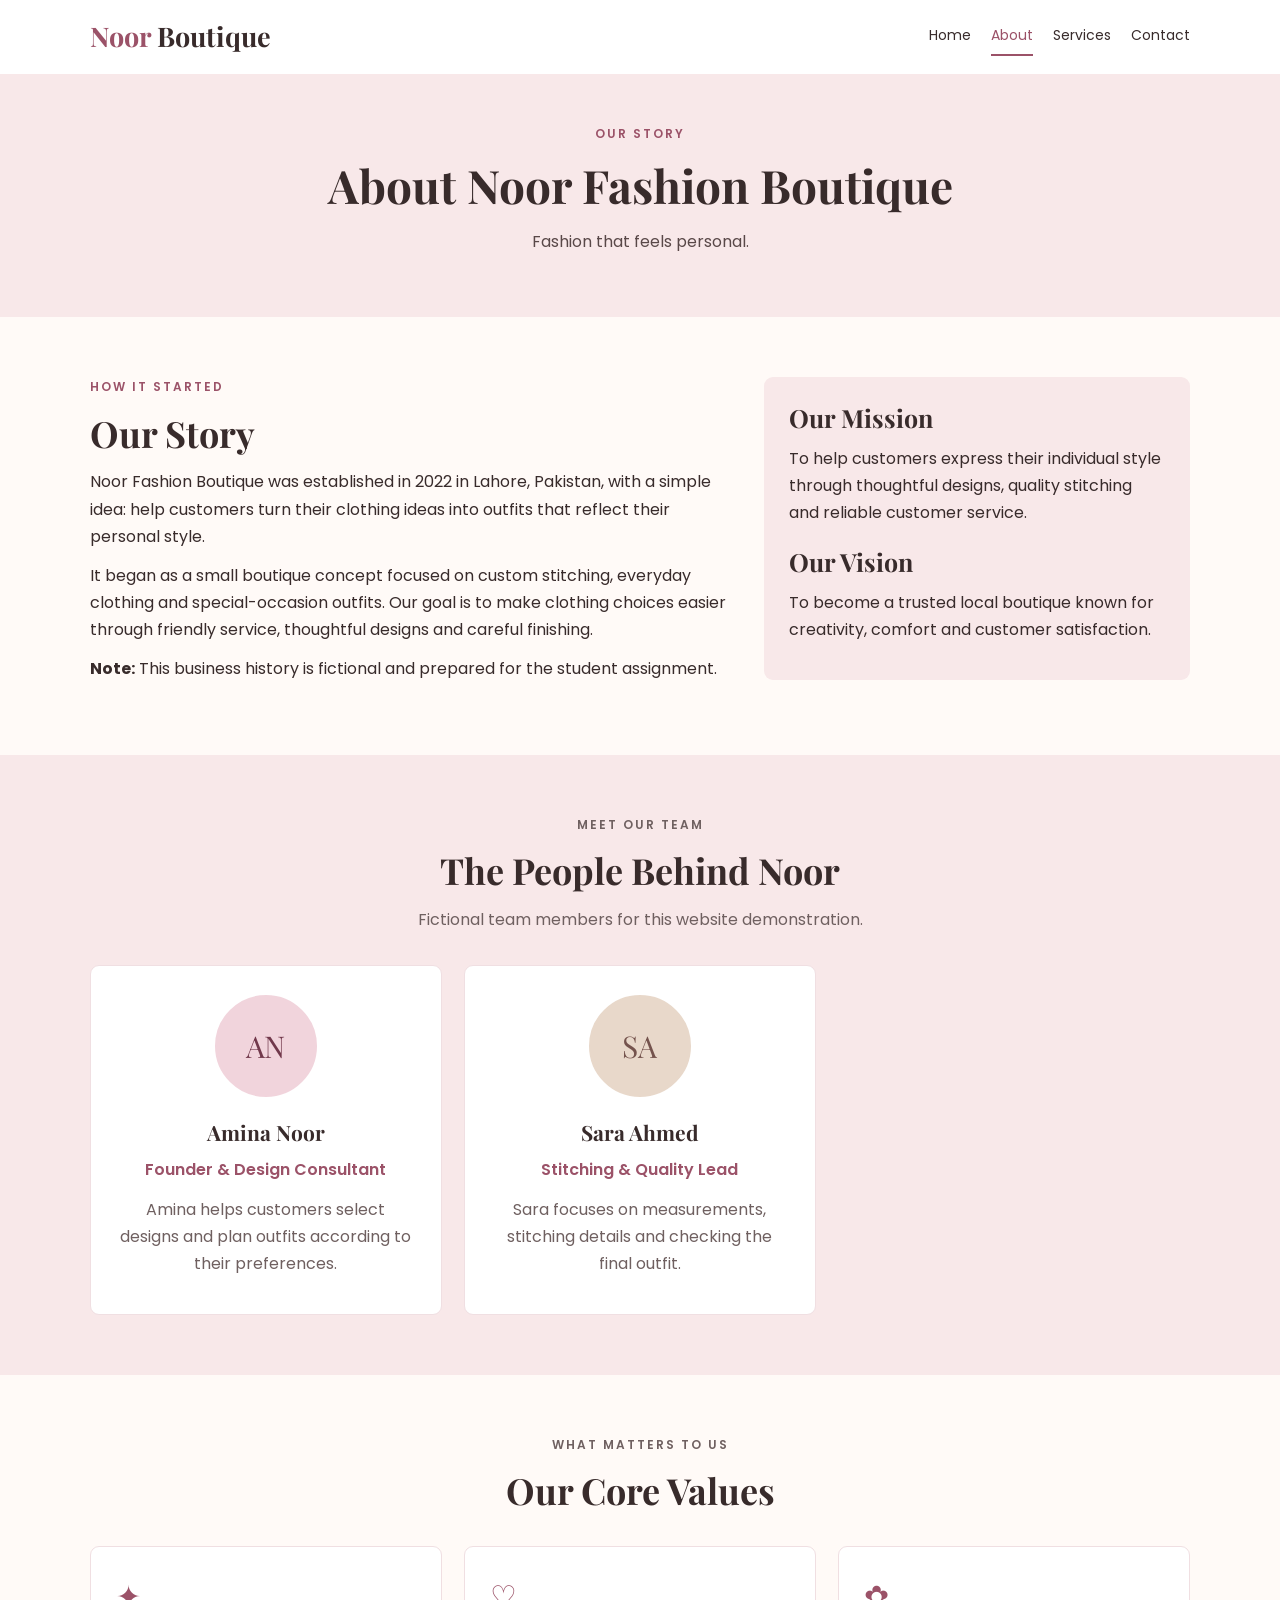
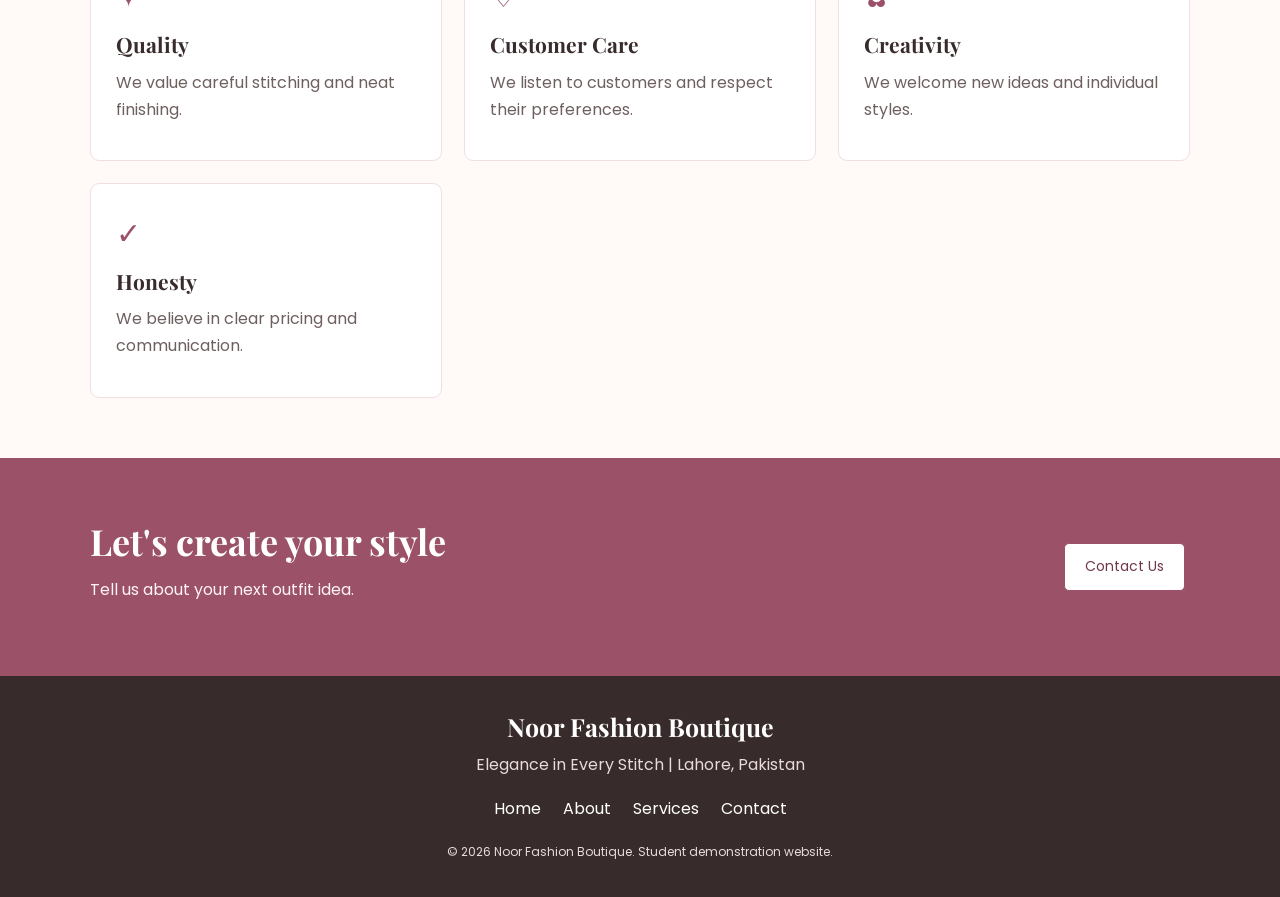
<file: about.html>
<!DOCTYPE html>
<html lang="en">
<head>
  <meta charset="UTF-8">
  <meta name="viewport" content="width=device-width, initial-scale=1.0">
  <title>About Us | Noor Fashion Boutique</title>
  <meta name="description" content="Discover the story, mission and team of Noor Fashion Boutique in Lahore.">
  <link rel="preconnect" href="https://fonts.googleapis.com">
  <link href="https://fonts.googleapis.com/css2?family=Playfair+Display:wght@600;700&family=Poppins:wght@400;500;600&display=swap" rel="stylesheet">
  <link rel="stylesheet" href="style.css">
</head>
<body>

  <header class="navbar">
    <a class="logo" href="index.html">Noor <span>Boutique</span></a>
    <nav>
      <a href="index.html">Home</a>
      <a class="active" href="about.html">About</a>
      <a href="services.html">Services</a>
      <a href="contact.html">Contact</a>
    </nav>
  </header>

  <main>
    <section class="page-banner">
      <p class="tagline">OUR STORY</p>
      <h1>About Noor Fashion Boutique</h1>
      <p>Fashion that feels personal.</p>
    </section>

    <!-- BUSINESS HISTORY -->
    <section class="section two-column">
      <div>
        <p class="tagline">HOW IT STARTED</p>
        <h2>Our Story</h2>
        <p>Noor Fashion Boutique was established in 2022 in Lahore, Pakistan, with a simple idea: help customers turn their clothing ideas into outfits that reflect their personal style.</p>
        <p>It began as a small boutique concept focused on custom stitching, everyday clothing and special-occasion outfits. Our goal is to make clothing choices easier through friendly service, thoughtful designs and careful finishing.</p>
        <p><strong>Note:</strong> This business history is fictional and prepared for the student assignment.</p>
      </div>

      <div class="info-box">
        <h2>Our Mission</h2>
        <p>To help customers express their individual style through thoughtful designs, quality stitching and reliable customer service.</p>

        <h2>Our Vision</h2>
        <p>To become a trusted local boutique known for creativity, comfort and customer satisfaction.</p>
      </div>
    </section>

    <!-- TEAM SECTION -->
    <section class="section soft-bg">
      <div class="section-heading">
        <p class="tagline">MEET OUR TEAM</p>
        <h2>The People Behind Noor</h2>
        <p>Fictional team members for this website demonstration.</p>
      </div>

      <div class="cards">
        <article class="card team-card">
          <div class="photo-placeholder">AN</div>
          <h3>Amina Noor</h3>
          <p class="team-role">Founder &amp; Design Consultant</p>
          <p>Amina helps customers select designs and plan outfits according to their preferences.</p>
        </article>

        <article class="card team-card">
          <div class="photo-placeholder second-photo">SA</div>
          <h3>Sara Ahmed</h3>
          <p class="team-role">Stitching &amp; Quality Lead</p>
          <p>Sara focuses on measurements, stitching details and checking the final outfit.</p>
        </article>
      </div>
    </section>

    <!-- VALUES SECTION -->
    <section class="section">
      <div class="section-heading">
        <p class="tagline">WHAT MATTERS TO US</p>
        <h2>Our Core Values</h2>
      </div>

      <div class="cards">
        <article class="card">
          <div class="value-icon">✦</div>
          <h3>Quality</h3>
          <p>We value careful stitching and neat finishing.</p>
        </article>

        <article class="card">
          <div class="value-icon">♡</div>
          <h3>Customer Care</h3>
          <p>We listen to customers and respect their preferences.</p>
        </article>

        <article class="card">
          <div class="value-icon">✿</div>
          <h3>Creativity</h3>
          <p>We welcome new ideas and individual styles.</p>
        </article>

        <article class="card">
          <div class="value-icon">✓</div>
          <h3>Honesty</h3>
          <p>We believe in clear pricing and communication.</p>
        </article>
      </div>
    </section>

    <section class="cta section">
      <div>
        <h2>Let's create your style</h2>
        <p>Tell us about your next outfit idea.</p>
      </div>
      <a class="btn btn-light" href="contact.html">Contact Us</a>
    </section>
  </main>

  <footer class="footer">
    <h2>Noor Fashion Boutique</h2>
    <p>Elegance in Every Stitch | Lahore, Pakistan</p>
    <div class="footer-links">
      <a href="index.html">Home</a>
      <a href="about.html">About</a>
      <a href="services.html">Services</a>
      <a href="contact.html">Contact</a>
    </div>
    <p class="copyright">© 2026 Noor Fashion Boutique. Student demonstration website.</p>
  </footer>

  <script src="script.js"></script>
</body>
</html>
</file>
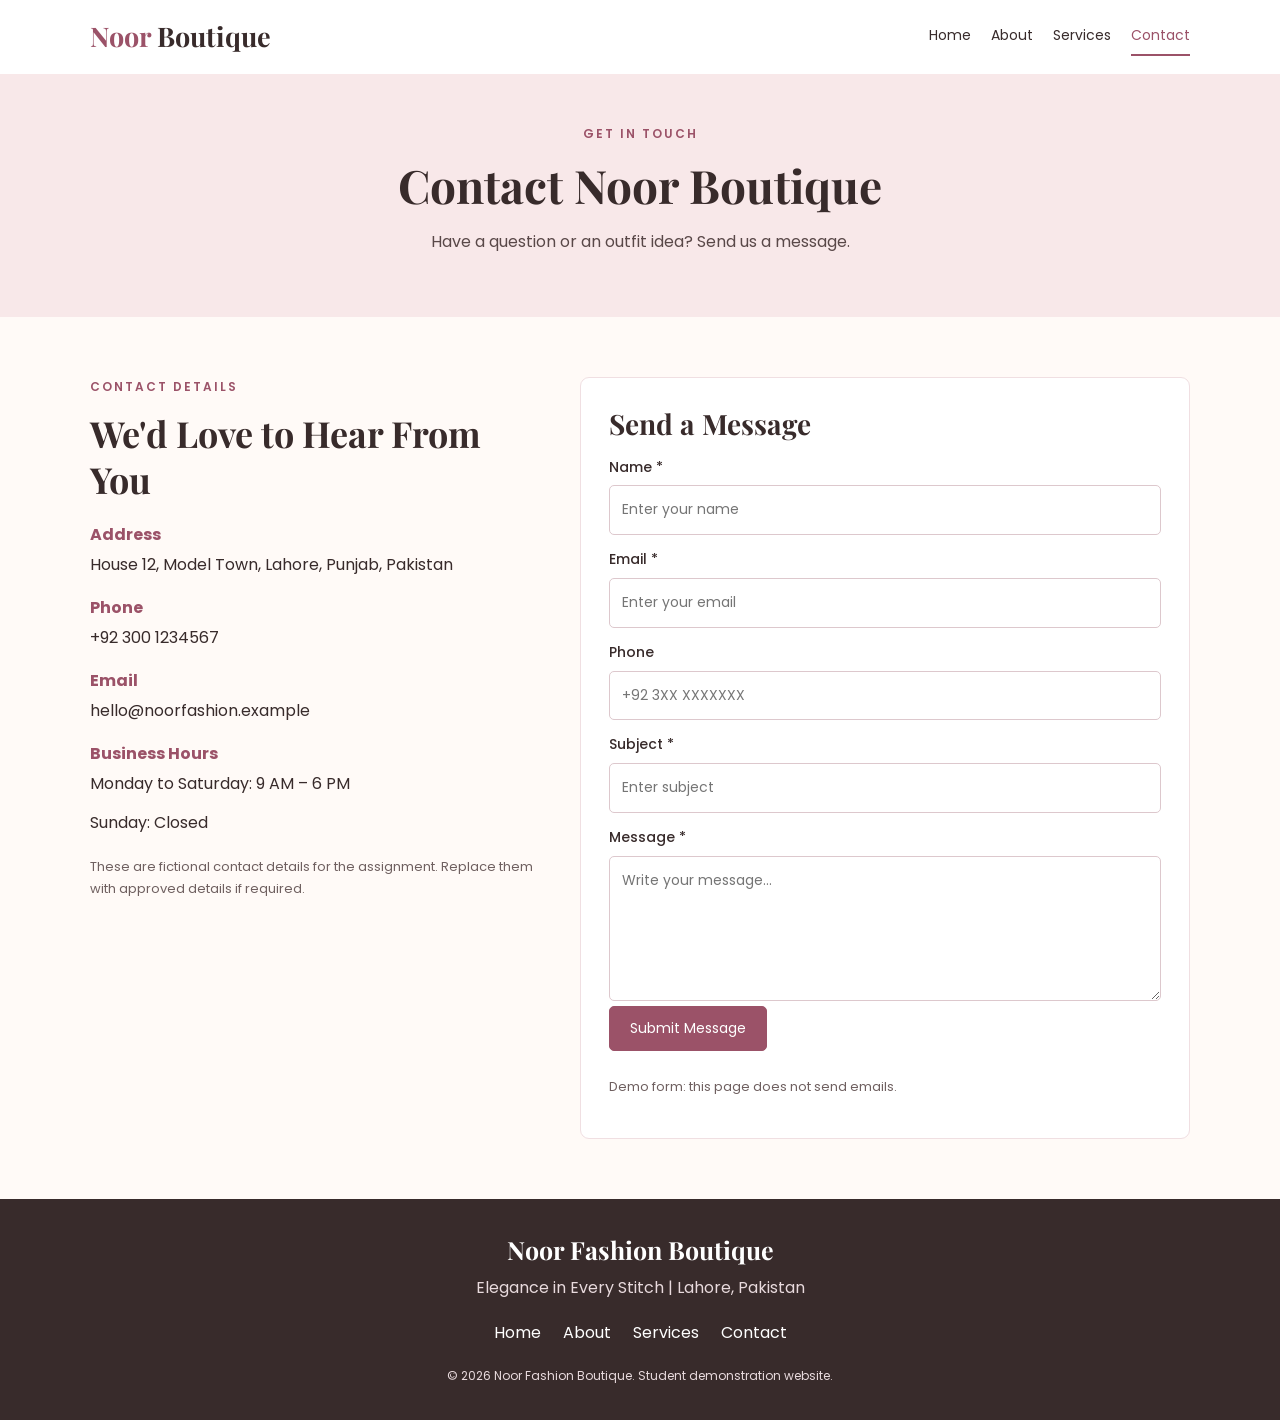
<file: contact.html>
<!DOCTYPE html>
<html lang="en">
<head>
  <meta charset="UTF-8">
  <meta name="viewport" content="width=device-width, initial-scale=1.0">
  <title>Contact Us | Noor Fashion Boutique</title>
  <meta name="description" content="Contact Noor Fashion Boutique in Lahore about custom stitching and fashion services.">
  <link rel="preconnect" href="https://fonts.googleapis.com">
  <link href="https://fonts.googleapis.com/css2?family=Playfair+Display:wght@600;700&family=Poppins:wght@400;500;600&display=swap" rel="stylesheet">
  <link rel="stylesheet" href="style.css">
</head>
<body>

  <header class="navbar">
    <a class="logo" href="index.html">Noor <span>Boutique</span></a>
    <nav>
      <a href="index.html">Home</a>
      <a href="about.html">About</a>
      <a href="services.html">Services</a>
      <a class="active" href="contact.html">Contact</a>
    </nav>
  </header>

  <main>
    <section class="page-banner">
      <p class="tagline">GET IN TOUCH</p>
      <h1>Contact Noor Boutique</h1>
      <p>Have a question or an outfit idea? Send us a message.</p>
    </section>

    <section class="section contact-layout">

      <!-- CONTACT INFORMATION -->
      <div class="contact-info">
        <p class="tagline">CONTACT DETAILS</p>
        <h2>We'd Love to Hear From You</h2>

        <div class="info-item">
          <h3>Address</h3>
          <p>House 12, Model Town, Lahore, Punjab, Pakistan</p>
        </div>

        <div class="info-item">
          <h3>Phone</h3>
          <p>+92 300 1234567</p>
        </div>

        <div class="info-item">
          <h3>Email</h3>
          <p>hello@noorfashion.example</p>
        </div>

        <div class="info-item">
          <h3>Business Hours</h3>
          <p>Monday to Saturday: 9 AM – 6 PM</p>
          <p>Sunday: Closed</p>
        </div>

        <p class="note">
          These are fictional contact details for the assignment.
          Replace them with approved details if required.
        </p>
      </div>

      <!-- CONTACT FORM -->
      <div class="form-box">
        <h2>Send a Message</h2>

        <form id="contactForm">
          <label for="name">Name *</label>
          <input type="text" id="name" name="name"
                 placeholder="Enter your name" required>

          <label for="email">Email *</label>
          <input type="email" id="email" name="email"
                 placeholder="Enter your email" required>

          <label for="phone">Phone</label>
          <input type="tel" id="phone" name="phone"
                 placeholder="+92 3XX XXXXXXX">

          <label for="subject">Subject *</label>
          <input type="text" id="subject" name="subject"
                 placeholder="Enter subject" required>

          <label for="message">Message *</label>
          <textarea id="message" name="message" rows="5"
                    placeholder="Write your message..." required></textarea>

          <button class="btn" type="submit">Submit Message</button>

          <p id="formMessage" aria-live="polite"></p>
          <p class="note">Demo form: this page does not send emails.</p>
        </form>
      </div>

    </section>
  </main>

  <footer class="footer">
    <h2>Noor Fashion Boutique</h2>
    <p>Elegance in Every Stitch | Lahore, Pakistan</p>
    <div class="footer-links">
      <a href="index.html">Home</a>
      <a href="about.html">About</a>
      <a href="services.html">Services</a>
      <a href="contact.html">Contact</a>
    </div>
    <p class="copyright">© 2026 Noor Fashion Boutique. Student demonstration website.</p>
  </footer>

  <script src="script.js"></script>
</body>
</html>
</file>
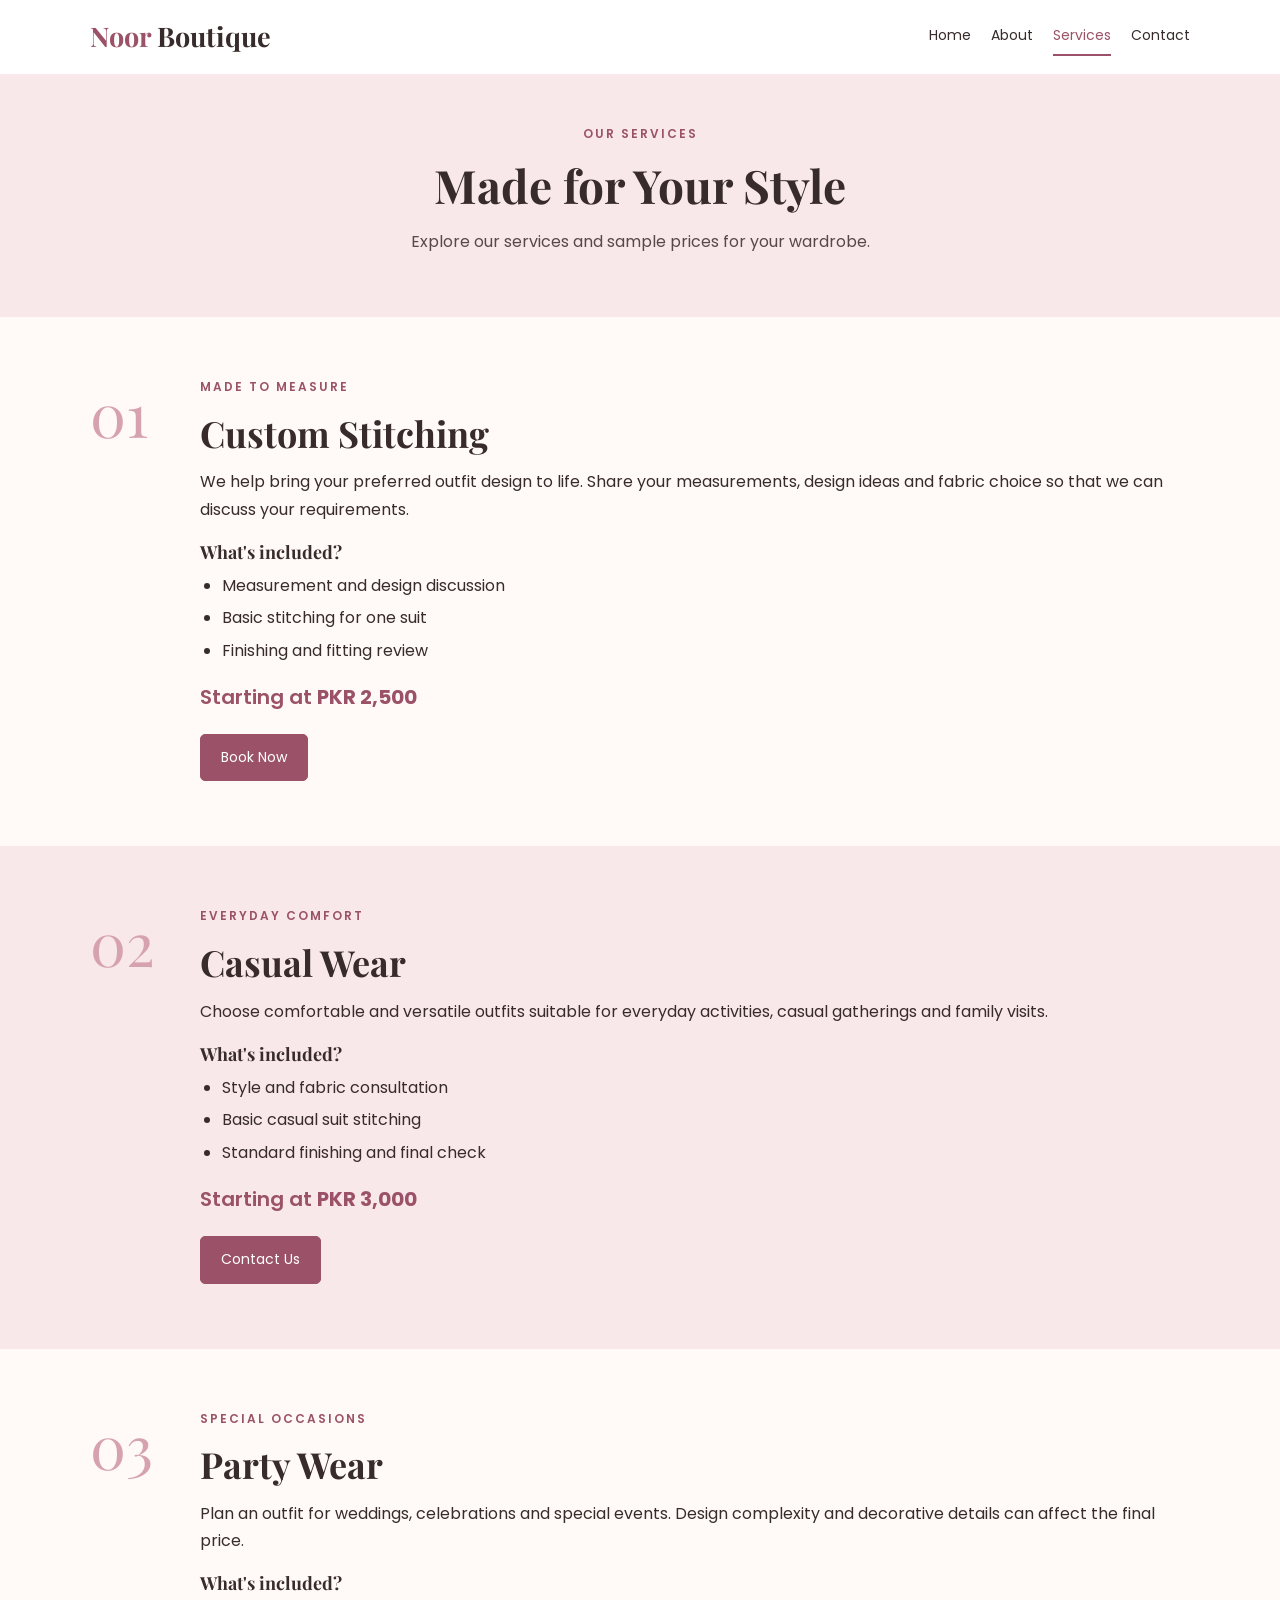
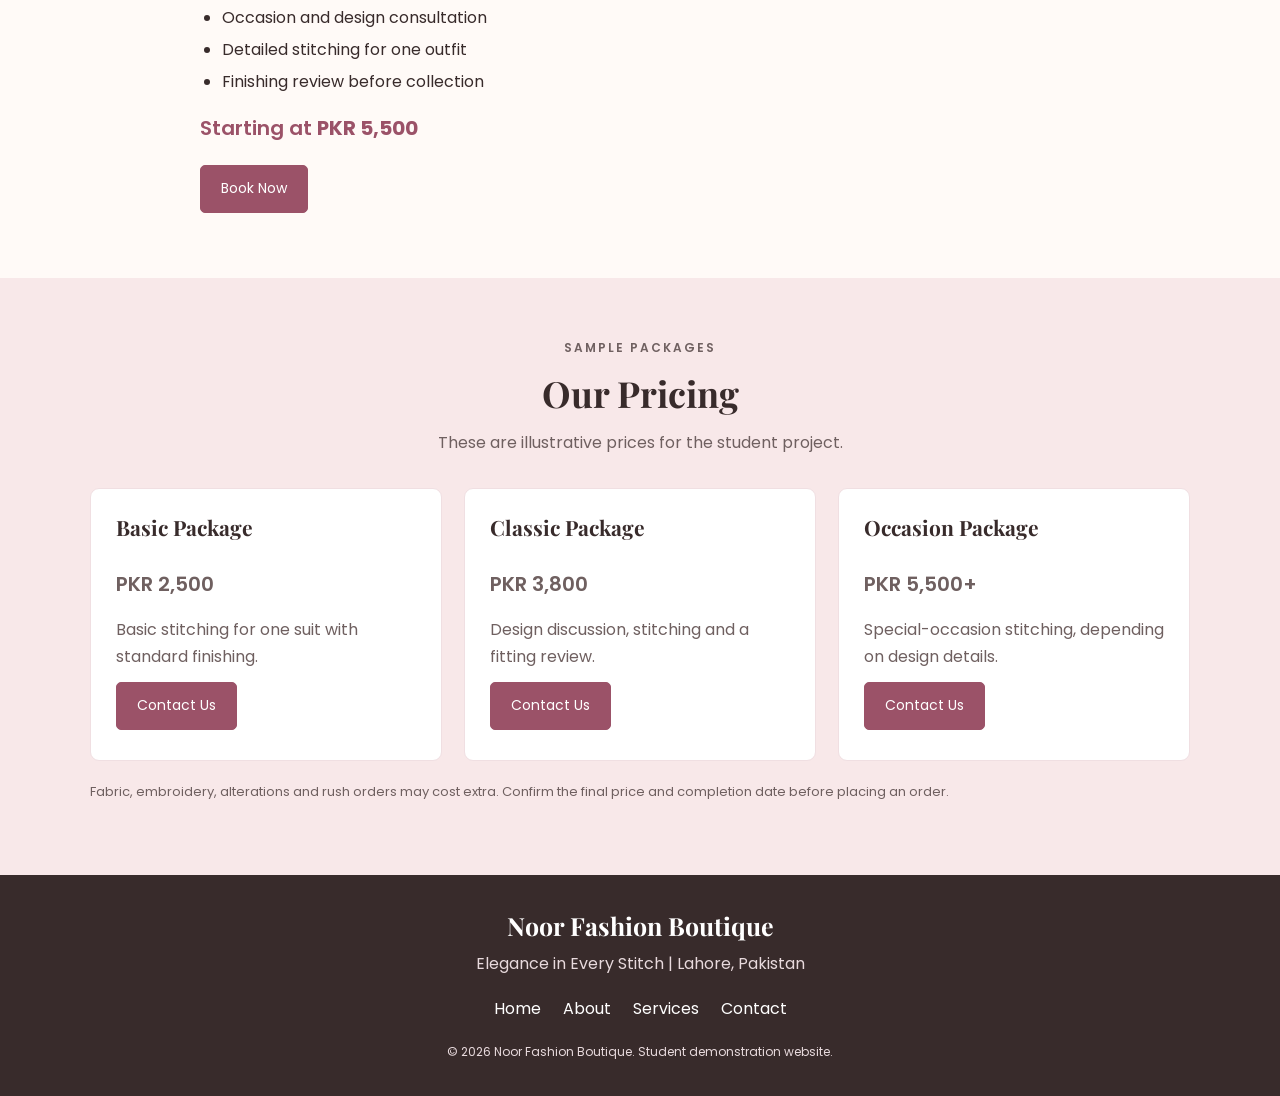
<file: services.html>
<!DOCTYPE html>
<html lang="en">
<head>
  <meta charset="UTF-8">
  <meta name="viewport" content="width=device-width, initial-scale=1.0">
  <title>Services &amp; Pricing | Noor Fashion Boutique</title>
  <meta name="description" content="Explore custom stitching, casual wear and party wear services at Noor Fashion Boutique.">
  <link rel="preconnect" href="https://fonts.googleapis.com">
  <link href="https://fonts.googleapis.com/css2?family=Playfair+Display:wght@600;700&family=Poppins:wght@400;500;600&display=swap" rel="stylesheet">
  <link rel="stylesheet" href="style.css">
</head>
<body>

  <header class="navbar">
    <a class="logo" href="index.html">Noor <span>Boutique</span></a>
    <nav>
      <a href="index.html">Home</a>
      <a href="about.html">About</a>
      <a class="active" href="services.html">Services</a>
      <a href="contact.html">Contact</a>
    </nav>
  </header>

  <main>
    <section class="page-banner">
      <p class="tagline">OUR SERVICES</p>
      <h1>Made for Your Style</h1>
      <p>Explore our services and sample prices for your wardrobe.</p>
    </section>

    <!-- SERVICE 1 -->
    <section class="section service-section" id="stitching">
      <div class="service-number">01</div>
      <div>
        <p class="tagline">MADE TO MEASURE</p>
        <h2>Custom Stitching</h2>
        <p>We help bring your preferred outfit design to life. Share your measurements, design ideas and fabric choice so that we can discuss your requirements.</p>
        <h3>What's included?</h3>
        <ul>
          <li>Measurement and design discussion</li>
          <li>Basic stitching for one suit</li>
          <li>Finishing and fitting review</li>
        </ul>
        <p class="price">Starting at <strong>PKR 2,500</strong></p>
        <a class="btn" href="contact.html?service=Custom%20Stitching">Book Now</a>
      </div>
    </section>

    <!-- SERVICE 2 -->
    <section class="section service-section soft-bg" id="casual">
      <div class="service-number">02</div>
      <div>
        <p class="tagline">EVERYDAY COMFORT</p>
        <h2>Casual Wear</h2>
        <p>Choose comfortable and versatile outfits suitable for everyday activities, casual gatherings and family visits.</p>
        <h3>What's included?</h3>
        <ul>
          <li>Style and fabric consultation</li>
          <li>Basic casual suit stitching</li>
          <li>Standard finishing and final check</li>
        </ul>
        <p class="price">Starting at <strong>PKR 3,000</strong></p>
        <a class="btn" href="contact.html?service=Casual%20Wear">Contact Us</a>
      </div>
    </section>

    <!-- SERVICE 3 -->
    <section class="section service-section" id="party">
      <div class="service-number">03</div>
      <div>
        <p class="tagline">SPECIAL OCCASIONS</p>
        <h2>Party Wear</h2>
        <p>Plan an outfit for weddings, celebrations and special events. Design complexity and decorative details can affect the final price.</p>
        <h3>What's included?</h3>
        <ul>
          <li>Occasion and design consultation</li>
          <li>Detailed stitching for one outfit</li>
          <li>Finishing review before collection</li>
        </ul>
        <p class="price">Starting at <strong>PKR 5,500</strong></p>
        <a class="btn" href="contact.html?service=Party%20Wear">Book Now</a>
      </div>
    </section>

    <!-- PRICING PACKAGES -->
    <section class="section soft-bg">
      <div class="section-heading">
        <p class="tagline">SAMPLE PACKAGES</p>
        <h2>Our Pricing</h2>
        <p>These are illustrative prices for the student project.</p>
      </div>

      <div class="cards">
        <article class="card price-card">
          <h3>Basic Package</h3>
          <p class="price">PKR 2,500</p>
          <p>Basic stitching for one suit with standard finishing.</p>
          <a class="btn" href="contact.html?service=Basic%20Package">Contact Us</a>
        </article>

        <article class="card price-card">
          <h3>Classic Package</h3>
          <p class="price">PKR 3,800</p>
          <p>Design discussion, stitching and a fitting review.</p>
          <a class="btn" href="contact.html?service=Classic%20Package">Contact Us</a>
        </article>

        <article class="card price-card">
          <h3>Occasion Package</h3>
          <p class="price">PKR 5,500+</p>
          <p>Special-occasion stitching, depending on design details.</p>
          <a class="btn" href="contact.html?service=Occasion%20Package">Contact Us</a>
        </article>
      </div>

      <p class="note">Fabric, embroidery, alterations and rush orders may cost extra. Confirm the final price and completion date before placing an order.</p>
    </section>
  </main>

  <footer class="footer">
    <h2>Noor Fashion Boutique</h2>
    <p>Elegance in Every Stitch | Lahore, Pakistan</p>
    <div class="footer-links">
      <a href="index.html">Home</a>
      <a href="about.html">About</a>
      <a href="services.html">Services</a>
      <a href="contact.html">Contact</a>
    </div>
    <p class="copyright">© 2026 Noor Fashion Boutique. Student demonstration website.</p>
  </footer>

  <script src="script.js"></script>
</body>
</html>
</file>
<file: style.css>
/* NOOR FASHION BOUTIQUE — SHARED CSS */

:root {
  --rose: #9b5268;
  --dark-rose: #71384b;
  --light-rose: #f8e8e9;
  --cream: #fffaf7;
  --text: #382b2b;
  --muted: #6f6060;
  --white: #ffffff;
}

* {
  margin: 0;
  padding: 0;
  box-sizing: border-box;
}

html {
  scroll-behavior: smooth;
}

body {
  font-family: 'Poppins', sans-serif;
  background: var(--cream);
  color: var(--text);
  line-height: 1.7;
}

h1, h2, h3, .logo {
  font-family: 'Playfair Display', serif;
  line-height: 1.3;
}

p {
  margin-bottom: 12px;
}

a {
  color: inherit;
  text-decoration: none;
}

img {
  max-width: 100%;
}

/* NAVIGATION */

.navbar {
  display: flex;
  align-items: center;
  justify-content: space-between;
  gap: 20px;
  padding: 18px 7%;
  background: white;
  box-shadow: 0 2px 12px #0000000d;
}

.logo {
  font-size: 27px;
  font-weight: 700;
  color: var(--rose);
  white-space: nowrap;
}

.logo span {
  color: var(--text);
}

.navbar nav {
  display: flex;
  flex-wrap: wrap;
  gap: 8px 20px;
}

.navbar nav a {
  font-size: 14px;
  padding: 6px 0;
  border-bottom: 2px solid transparent;
}

.navbar nav a:hover,
.navbar nav a.active {
  color: var(--rose);
  border-color: var(--rose);
}

/* HOME HERO */

.hero {
  display: flex;
  align-items: center;
  gap: 40px;
  padding: 60px 7%;
  background: var(--light-rose);
}

.hero-content,
.hero-image {
  flex: 1;
  min-width: 0;
}

.hero h1 {
  font-size: clamp(36px, 4vw, 56px);
  margin-bottom: 18px;
}

.hero-content > p:not(.tagline) {
  margin-bottom: 24px;
  color: #594848;
}

.hero-image img {
  display: block;
  width: 100%;
  height: 390px;
  object-fit: cover;
  border-radius: 10px;
}

/* BUTTONS */

.btn {
  display: inline-block;
  padding: 11px 20px;
  margin: 5px 5px 5px 0;
  border: 1px solid var(--rose);
  border-radius: 5px;
  background: var(--rose);
  color: white;
  font-family: 'Poppins', sans-serif;
  font-size: 14px;
  cursor: pointer;
  text-align: center;
}

.btn:hover {
  background: var(--dark-rose);
  border-color: var(--dark-rose);
}

.btn-light {
  background: white;
  color: var(--dark-rose);
}

.btn-light:hover {
  background: var(--light-rose);
  color: var(--dark-rose);
  border-color: var(--light-rose);
}

/* SHARED SECTIONS */

.section {
  padding: 60px 7%;
}

.soft-bg {
  background: var(--light-rose);
}

.tagline {
  color: var(--rose);
  font-size: 12px;
  font-weight: 600;
  letter-spacing: 2px;
  margin-bottom: 12px;
}

.section-heading {
  max-width: 760px;
  margin: 0 auto 32px;
  text-align: center;
}

.section-heading h2,
.section h2 {
  font-size: clamp(27px, 3vw, 36px);
  margin-bottom: 12px;
}

.section-heading p {
  color: var(--muted);
}

.center-text {
  max-width: 850px;
  margin: 0 auto 15px;
  text-align: center;
}

.text-link {
  color: var(--rose);
  font-weight: 600;
}

.text-link:hover {
  text-decoration: underline;
}

/* CARDS */

.cards {
  display: grid;
  grid-template-columns: repeat(3, minmax(0, 1fr));
  gap: 22px;
}

.card {
  min-width: 0;
  padding: 25px;
  background: white;
  border: 1px solid #f0dfe2;
  border-radius: 9px;
}

.card h3 {
  font-size: 21px;
  margin-bottom: 10px;
}

.card p {
  color: var(--muted);
}

.card .btn {
  margin-top: 10px;
}

.card:hover {
  box-shadow: 0 8px 20px #7c45521a;
}

/* CONTACT CTA */

.cta {
  display: flex;
  align-items: center;
  justify-content: space-between;
  gap: 25px;
  background: var(--rose);
  color: white;
}

.cta .tagline {
  color: #ffe0e8;
}

.cta p {
  color: #fff3f5;
}

/* FOOTER */

.footer {
  padding: 35px 7% 22px;
  background: var(--text);
  color: white;
  text-align: center;
}

.footer h2 {
  font-size: 25px;
  margin-bottom: 8px;
}

.footer p {
  color: #e8dadd;
}

.footer-links {
  display: flex;
  flex-wrap: wrap;
  justify-content: center;
  gap: 12px 22px;
  margin: 17px 0;
}

.footer-links a:hover {
  color: #f0b5c5;
  text-decoration: underline;
}

.copyright {
  margin-top: 20px;
  font-size: 12px;
}

/* INNER PAGE BANNER */

.page-banner {
  padding: 50px 7%;
  background: var(--light-rose);
  text-align: center;
}

.page-banner h1 {
  font-size: clamp(32px, 4vw, 46px);
  margin-bottom: 12px;
}

.page-banner p:last-child {
  color: #594848;
}

/* ABOUT PAGE */

.two-column {
  display: grid;
  grid-template-columns: 1.2fr 0.8fr;
  gap: 35px;
  align-items: start;
}

.info-box {
  padding: 25px;
  background: var(--light-rose);
  border-radius: 9px;
}

.info-box h2 {
  font-size: 25px !important;
  margin-bottom: 10px;
}

.info-box h2:not(:first-child) {
  margin-top: 20px;
}

.team-card {
  text-align: center;
}

.photo-placeholder {
  display: flex;
  align-items: center;
  justify-content: center;
  width: 110px;
  height: 110px;
  margin: 0 auto 18px;
  border-radius: 50%;
  background: #f1d4dc;
  border: 4px solid white;
  color: var(--dark-rose);
  font-family: 'Playfair Display', serif;
  font-size: 30px;
}

.second-photo {
  background: #e8d8ca;
  color: #74534d;
}

.team-role {
  color: var(--rose) !important;
  font-weight: 600;
}

.value-icon {
  color: var(--rose);
  font-size: 30px;
  margin-bottom: 8px;
}

/* SERVICES PAGE */

.service-section {
  display: grid;
  grid-template-columns: 85px minmax(0, 1fr);
  gap: 25px;
  align-items: start;
}

.service-number {
  color: #d6a2b1;
  font-family: 'Playfair Display', serif;
  font-size: 60px;
  line-height: 1.2;
}

.service-section h2 {
  margin-bottom: 12px;
}

.service-section h3 {
  margin: 18px 0 8px;
  font-size: 18px;
}

.service-section ul {
  padding-left: 22px;
  margin-bottom: 16px;
}

.service-section li {
  margin-bottom: 5px;
}

.price {
  color: var(--rose);
  font-size: 20px;
  font-weight: 600;
  margin: 15px 0;
}

.price-card {
  display: flex;
  flex-direction: column;
  align-items: flex-start;
}

.price-card .btn {
  margin-top: auto;
}

.note {
  color: var(--muted);
  font-size: 13px;
  margin-top: 20px;
}

/* CONTACT PAGE */

.contact-layout {
  display: grid;
  grid-template-columns: 0.85fr 1.15fr;
  gap: 40px;
  align-items: start;
}

.contact-info h2 {
  margin-bottom: 22px;
}

.info-item {
  margin: 20px 0;
}

.info-item h3 {
  font-family: 'Poppins', sans-serif;
  font-size: 16px;
  color: var(--rose);
  margin-bottom: 5px;
}

.form-box {
  padding: 28px;
  background: white;
  border: 1px solid #f0dfe2;
  border-radius: 9px;
}

.form-box h2 {
  font-size: 28px;
}

form label {
  display: block;
  margin: 13px 0 6px;
  font-size: 14px;
  font-weight: 500;
}

form input,
form textarea {
  display: block;
  width: 100%;
  min-width: 0;
  padding: 12px;
  border: 1px solid #ddc8cd;
  border-radius: 5px;
  background: white;
  color: var(--text);
  font: inherit;
  font-size: 14px;
}

form input:focus,
form textarea:focus {
  outline: 2px solid #c9879a;
  outline-offset: 1px;
}

form textarea {
  resize: vertical;
}

form button {
  margin-top: 18px;
}

#formMessage {
  color: var(--dark-rose);
  margin-top: 12px;
  font-weight: 500;
}

/* TABLET RESPONSIVENESS */

@media (max-width: 900px) {
  .navbar {
    padding-left: 5%;
    padding-right: 5%;
  }

  .navbar nav {
    gap: 8px 12px;
  }

  .hero {
    padding-left: 5%;
    padding-right: 5%;
    gap: 25px;
  }

  .section {
    padding: 50px 5%;
  }

  .cards {
    grid-template-columns: repeat(2, minmax(0, 1fr));
  }

  .two-column,
  .contact-layout {
    gap: 24px;
  }
}

/* MOBILE RESPONSIVENESS */

@media (max-width: 650px) {
  .navbar {
    flex-direction: column;
    gap: 10px;
    padding: 16px 5%;
  }

  .logo {
    font-size: 25px;
  }

  .navbar nav {
    justify-content: center;
    gap: 5px 15px;
  }

  .navbar nav a {
    font-size: 13px;
  }

  .hero {
    flex-direction: column;
    align-items: stretch;
    padding: 40px 5%;
  }

  .hero h1 {
    font-size: 38px;
  }

  .hero-image img {
    height: 270px;
  }

  .section {
    padding: 42px 5%;
  }

  .cards {
    grid-template-columns: 1fr;
  }

  .cta {
    flex-direction: column;
    align-items: flex-start;
  }

  .two-column,
  .contact-layout {
    grid-template-columns: 1fr;
  }

  .service-section {
    grid-template-columns: 1fr;
    gap: 8px;
  }

  .service-number {
    font-size: 42px;
  }

  .form-box {
    padding: 22px 16px;
  }

  .page-banner {
    padding: 40px 5%;
  }
}

/* SMALL MOBILE SCREENS */

@media (max-width: 375px) {
  .navbar nav {
    gap: 4px 11px;
  }

  .navbar nav a {
    font-size: 12px;
  }

  .hero h1 {
    font-size: 33px;
  }

  .hero-image img {
    height: 230px;
  }

  .btn {
    padding: 10px 14px;
  }
}
</file>
